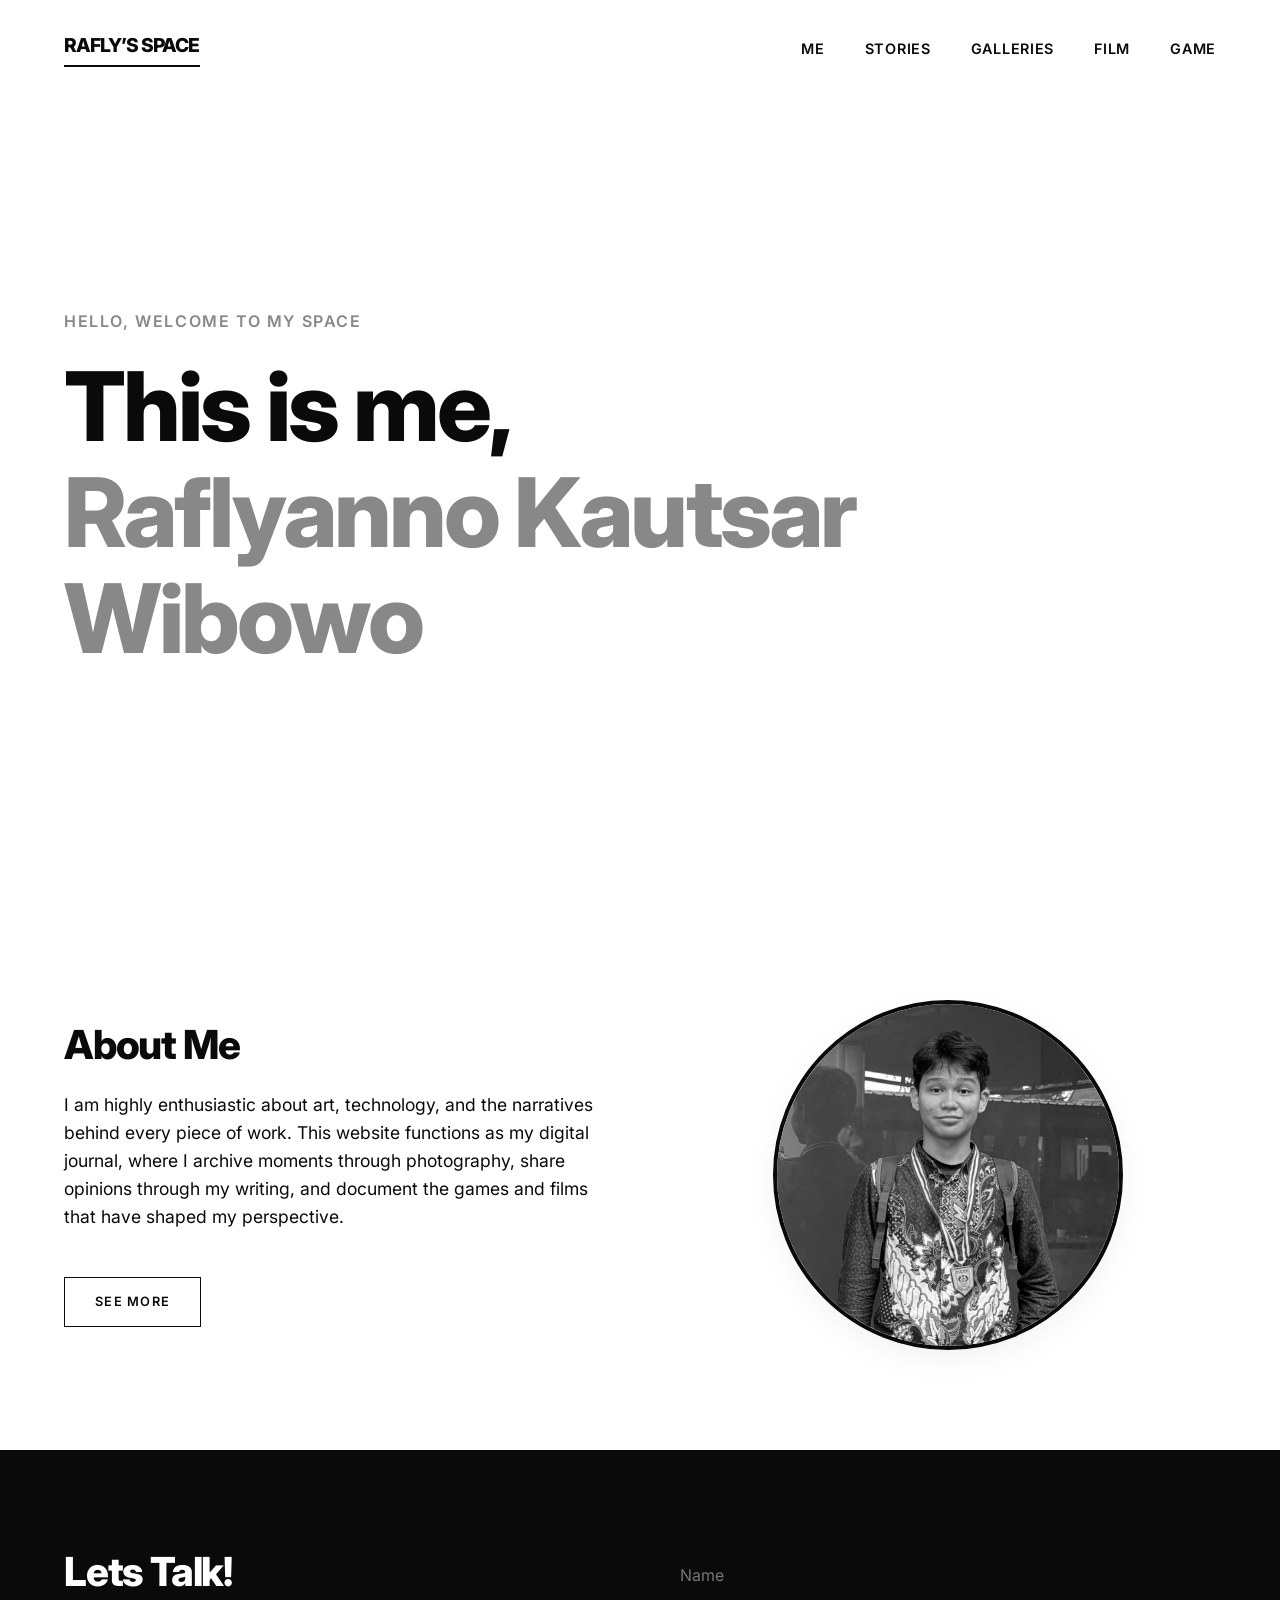
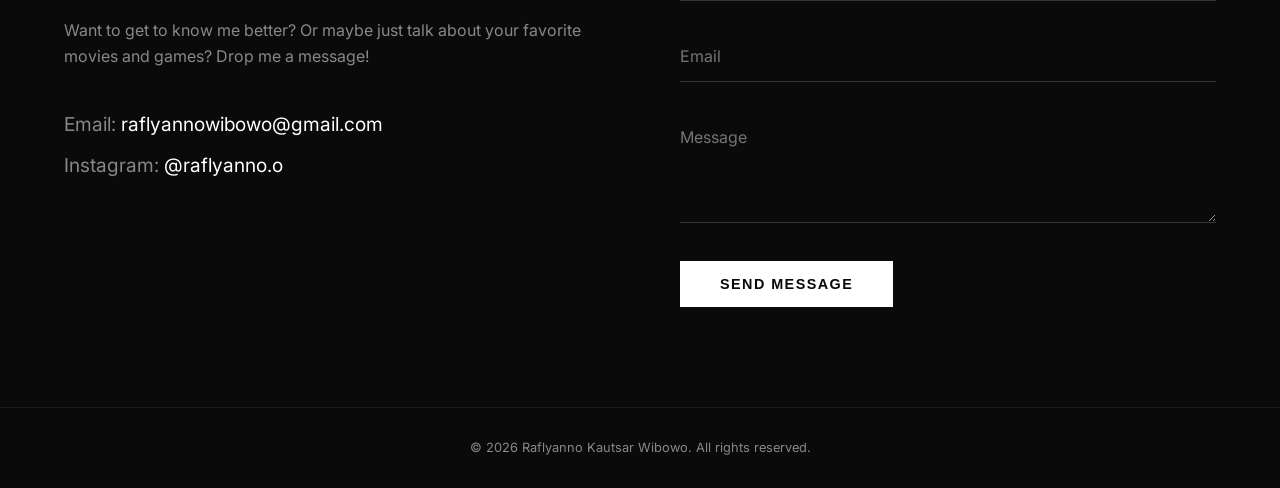
<file: index.html>
<!DOCTYPE html>
<html lang="id">
<head>
    <meta charset="UTF-8">
    <meta name="viewport" content="width=device-width, initial-scale=1.0">
    <title>Rafly’s Space</title>
    <!-- Menggunakan font Inter dari Google Fonts untuk tampilan modern -->
    <link rel="preconnect" href="https://fonts.googleapis.com">
    <link rel="preconnect" href="https://fonts.gstatic.com" crossorigin>
    <link href="https://fonts.googleapis.com/css2?family=Inter:wght@300;400;600;800&display=swap" rel="stylesheet">
    <link rel="stylesheet" href="style.css">
</head>
<body>

    <!-- Navigasi -->
    <nav class="navbar">
        <div class="logo">
            <a href="index.html" class="active-logo">Rafly’s Space</a>
        </div>
        <ul class="nav-links">
            <li><a href="me.html">Me</a></li>
            <li><a href="stories.html">Stories</a></li>
            <li><a href="galleries.html">Galleries</a></li>
            <li><a href="film.html">Film</a></li>
            <li><a href="game.html">Game</a></li>
        </ul>
        <div class="hamburger">
            <span></span>
            <span></span>
        </div>
    </nav>

    <!-- Hero Section -->
    <header class="hero">
        <div class="hero-content">
            <p class="subtitle">Hello, Welcome to my space</p>
            <h1 class="title">This is me, <br><span class="text-gray">Raflyanno Kautsar Wibowo</span></h1>
        </div>
    </header>

    <!-- About Section -->
    <section id="about" class="section">
        <div class="container about-grid">
            <div class="about-text">
                <h2>About Me</h2>
                <p>
                    I am highly enthusiastic about art, technology, and the narratives behind every piece of work. 
                    This website functions as my digital journal, 
                    where I archive moments through photography, share opinions
                     through my writing, and document the games and films that have shaped my perspective.
                </p>
                <a href="me.html" class="btn-explore">See More</a>
            </div>
            <div class="about-image">
    <img src="Rafly.jpeg" alt="Foto Profil Saya">
</div>
        </div>
    </section>

    <!-- Contact Section -->
    <section id="contact" class="section bg-black">
        <div class="container contact-grid">
            <div class="contact-info">
                <h2 class="text-white">Lets Talk!</h2>
                <p class="text-gray">Want to get to know me better? Or maybe just talk about your favorite movies and games? Drop me a message!</p>
                
                <div class="contact-details">
                    <p><span class="text-gray">Email:</span> raflyannowibowo@gmail.com</p>
                    <p><span class="text-gray">Instagram:</span> @raflyanno.o</p>
                </div>
            </div>
            
            <div class="contact-form">
                <form action="#" method="POST">
                    <div class="input-group">
                        <input type="text" id="name" placeholder="Name" required>
                    </div>
                    <div class="input-group">
                        <input type="email" id="email" placeholder="Email" required>
                    </div>
                    <div class="input-group">
                        <textarea id="message" rows="4" placeholder="Message" required></textarea>
                    </div>
                    <button type="submit" class="btn-submit">SEND MESSAGE</button>
                </form>
            </div>
        </div>
    </section>

    <!-- Footer -->
    <footer class="footer">
        <p>&copy; 2026 Raflyanno Kautsar Wibowo. All rights reserved.</p>
    </footer>
<script src="script.js" defer></script>
</body>
</html>
</file>
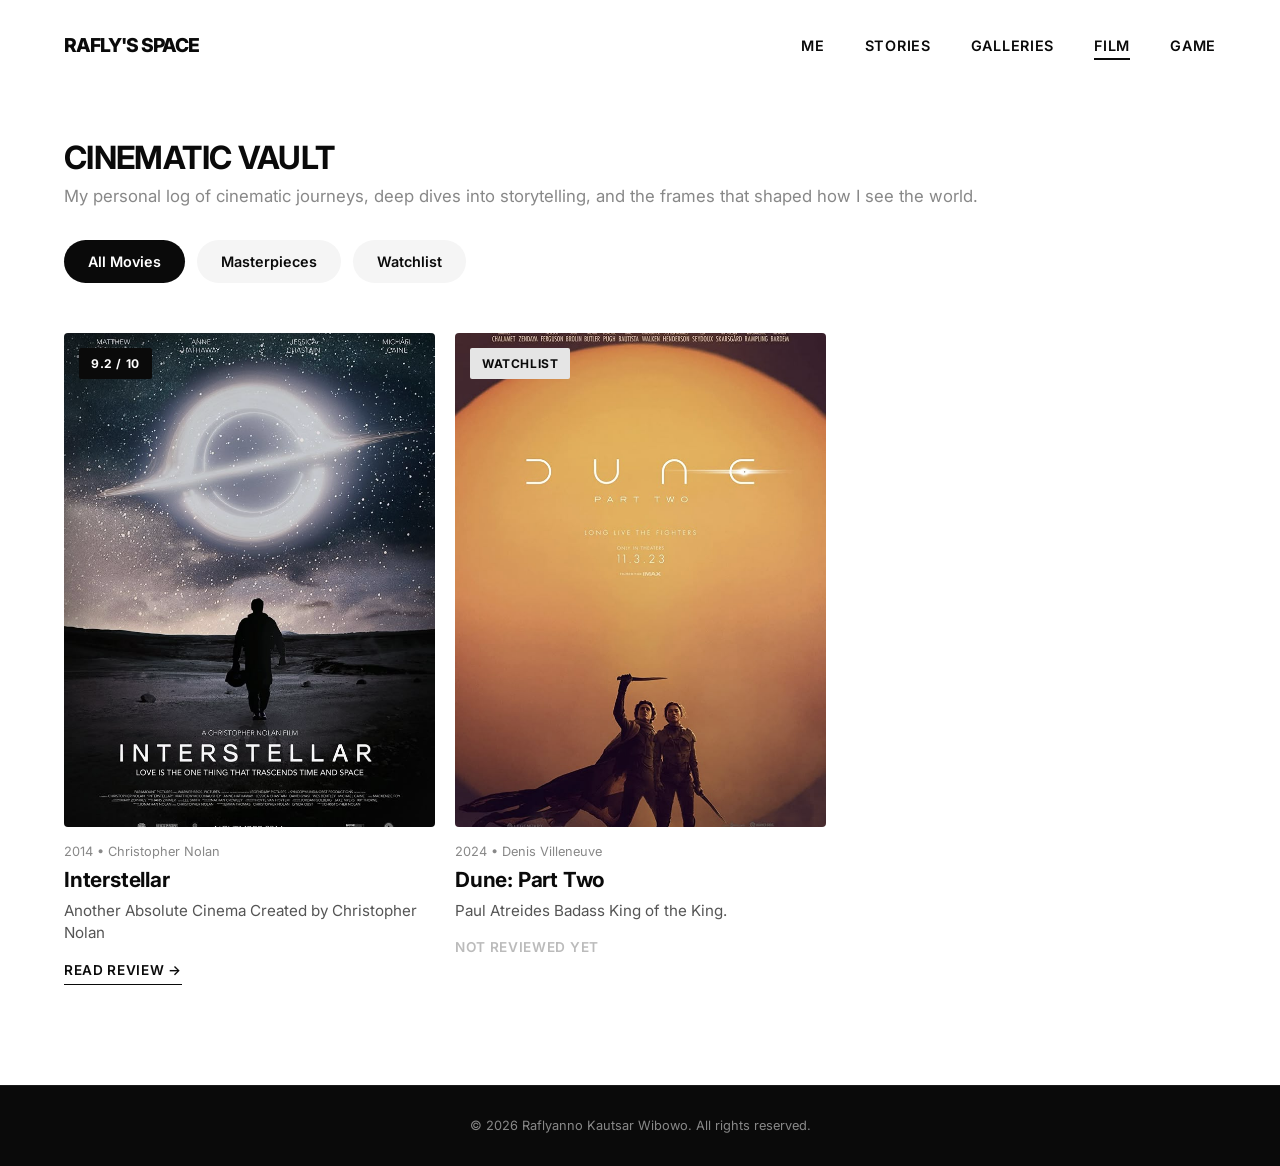
<file: film.html>
<!DOCTYPE html>
<html lang="id">
<head>
    <meta charset="UTF-8">
    <meta name="viewport" content="width=device-width, initial-scale=1.0">
    <title>Film - Rafly's Space</title>
    <link rel="preconnect" href="https://fonts.googleapis.com">
    <link rel="preconnect" href="https://fonts.gstatic.com" crossorigin>
    <link href="https://fonts.googleapis.com/css2?family=Inter:wght@400;600;700;800&display=swap" rel="stylesheet">
    
    <link rel="stylesheet" href="style.css">
    <link rel="stylesheet" href="stylecollection.css">
</head>
<body>

    <nav class="navbar">
        <div class="logo"><a href="index.html">Rafly's Space</a></div>
        <ul class="nav-links">
            <li><a href="me.html">Me</a></li>
            <li><a href="stories.html">Stories</a></li>
            <li><a href="galleries.html">Galleries</a></li>
            <li><a href="film.html" class="active">Film</a></li>
            <li><a href="game.html">Game</a></li>
        </ul>
    </nav>

    <main class="container vault-container">
        
        <div class="vault-intro">
            <h1 class="nike-title">CINEMATIC VAULT</h1>
            <p class="vault-subtitle">My personal log of cinematic journeys, deep dives into storytelling, and the frames that shaped how I see the world.</p>
        </div>

        <input type="radio" id="film-all" name="vault-filter" checked hidden>
        <input type="radio" id="film-masterpiece" name="vault-filter" hidden>
        <input type="radio" id="film-watchlist" name="vault-filter" hidden>

        <div class="filter-pill-group">
            <label for="film-all" class="pill-btn">All Movies</label>
            <label for="film-masterpiece" class="pill-btn">Masterpieces</label>
            <label for="film-watchlist" class="pill-btn">Watchlist</label>
        </div>

        <div class="vault-grid">
            
            <div class="vault-card cat-film-masterpiece">
                <div class="card-media">
                    <img src="Interstellar.jpg" alt="Interstellar">
                    <div class="card-badge score-badge">9.2 / 10</div>
                </div>
                <div class="card-details">
                    <span class="card-meta">2014 &bull; Christopher Nolan</span>
                    <h3 class="card-item-title">Interstellar</h3>
                    <p class="card-brief">Another Absolute Cinema Created by Christopher Nolan</p>
                    <a href="review-interstellar.html" class="card-action-btn">Read Review →</a>
                </div>
            </div>

            <div class="vault-card cat-film-watchlist">
                <div class="card-media">
                    <img src="Dune2.jpg" alt="Dune Part Two">
                    <div class="card-badge status-badge">Watchlist</div>
                </div>
                <div class="card-details">
                    <span class="card-meta">2024 &bull; Denis Villeneuve</span>
                    <h3 class="card-item-title">Dune: Part Two</h3>
                    <p class="card-brief">Paul Atreides Badass King of the King.</p>
                    <span class="card-action-btn disabled">Not Reviewed Yet</span>
                </div>
            </div>

            </div>
    </main>

    <footer class="footer">
        <p>&copy; 2026 Raflyanno Kautsar Wibowo. All rights reserved.</p>
    </footer>

    <script src="script.js" defer></script>
</body>
</html>
</file>
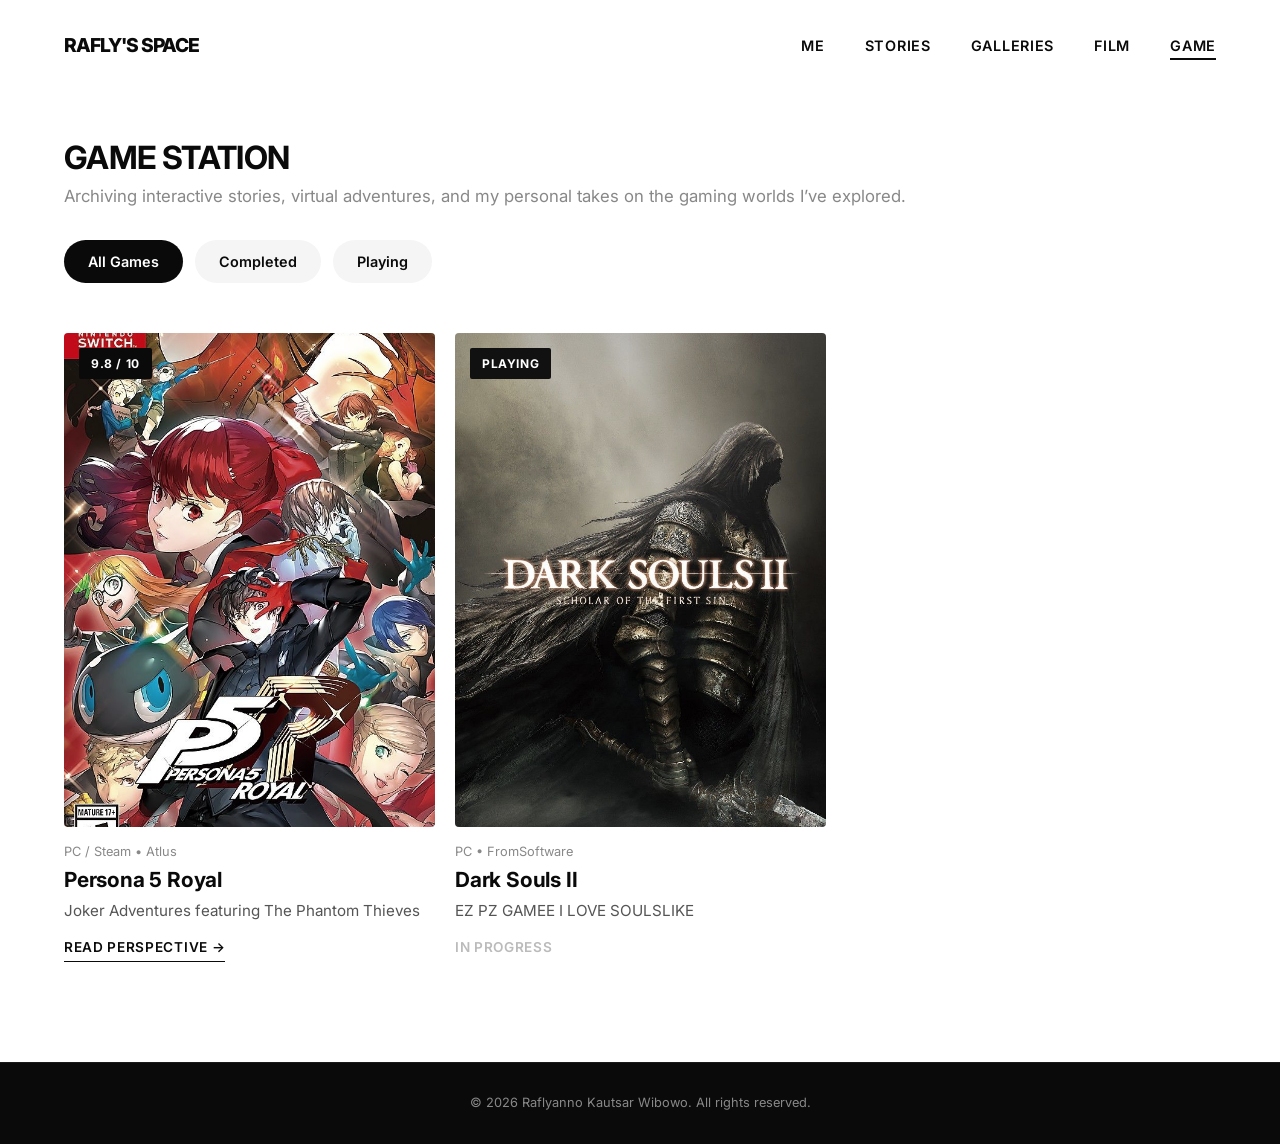
<file: game.html>
<!DOCTYPE html>
<html lang="id">
<head>
    <meta charset="UTF-8">
    <meta name="viewport" content="width=device-width, initial-scale=1.0">
    <title>Game - Rafly's Space</title>
    <link rel="preconnect" href="https://fonts.googleapis.com">
    <link rel="preconnect" href="https://fonts.gstatic.com" crossorigin>
    <link href="https://fonts.googleapis.com/css2?family=Inter:wght@400;600;700;800&display=swap" rel="stylesheet">
    
    <link rel="stylesheet" href="style.css">
    <link rel="stylesheet" href="stylecollection.css">
</head>
<body>

    <nav class="navbar">
        <div class="logo"><a href="index.html">Rafly's Space</a></div>
        <ul class="nav-links">
            <li><a href="me.html">Me</a></li>
            <li><a href="stories.html">Stories</a></li>
            <li><a href="galleries.html">Galleries</a></li>
            <li><a href="film.html">Film</a></li>
            <li><a href="game.html" class="active">Game</a></li>
        </ul>
    </nav>

    <main class="container vault-container">
        
        <div class="vault-intro">
            <h1 class="nike-title">GAME STATION</h1>
            <p class="vault-subtitle">Archiving interactive stories, virtual adventures, and my personal takes on the gaming worlds I’ve explored.</p>
        </div>

        <input type="radio" id="game-all" name="vault-filter" checked hidden>
        <input type="radio" id="game-completed" name="vault-filter" hidden>
        <input type="radio" id="game-playing" name="vault-filter" hidden>

        <div class="filter-pill-group">
            <label for="game-all" class="pill-btn">All Games</label>
            <label for="game-completed" class="pill-btn">Completed</label>
            <label for="game-playing" class="pill-btn">Playing</label>
        </div>

        <div class="vault-grid">
            
            <div class="vault-card cat-game-completed">
                <div class="card-media">
                    <img src="P5R.jpg" alt="P5R">
                    <div class="card-badge score-badge">9.8 / 10</div>
                </div>
                <div class="card-details">
                    <span class="card-meta">PC / Steam &bull; Atlus</span>
                    <h3 class="card-item-title">Persona 5 Royal</h3>
                    <p class="card-brief">Joker Adventures featuring The Phantom Thieves</p>
                    <a href="P5Rreview.html" class="card-action-btn">Read Perspective →</a>
                </div>
            </div>

            <div class="vault-card cat-game-playing">
                <div class="card-media">
                    <img src="DS2.jpg" alt="Dark Souls II">
                    <div class="card-badge status-badge live">Playing</div>
                </div>
                <div class="card-details">
                    <span class="card-meta">PC &bull; FromSoftware</span>
                    <h3 class="card-item-title">Dark Souls II</h3>
                    <p class="card-brief">EZ PZ GAMEE I LOVE SOULSLIKE</p>
                    <span class="card-action-btn disabled">In Progress</span>
                </div>
            </div>

            </div>
    </main>

    <footer class="footer">
        <p>&copy; 2026 Raflyanno Kautsar Wibowo. All rights reserved.</p>
    </footer>

    <script src="script.js" defer></script>
</body>
</html>
</file>
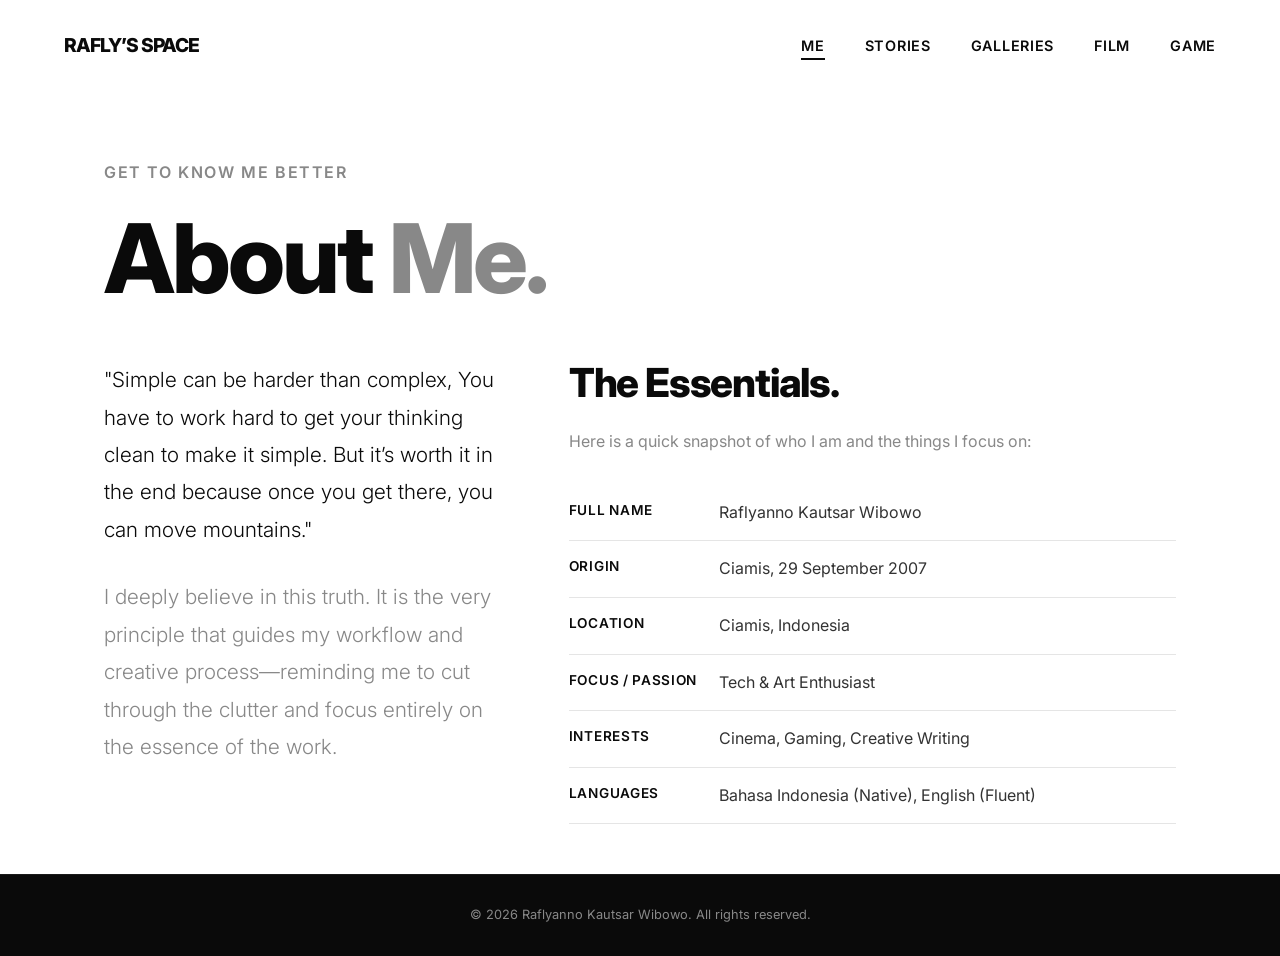
<file: me.html>
<!DOCTYPE html>
<html lang="id">
<head>
    <meta charset="UTF-8">
    <meta name="viewport" content="width=device-width, initial-scale=1.0">
    <title>Me - Biodata Mandiri</title>
    <link rel="preconnect" href="https://fonts.googleapis.com">
    <link rel="preconnect" href="https://fonts.gstatic.com" crossorigin>
    <link href="https://fonts.googleapis.com/css2?family=Inter:wght@300;400;600;800&display=swap" rel="stylesheet">
    <link rel="stylesheet" href="style.css">
    <link rel="stylesheet" href="styleme.css">
</head>
<body>

    <!-- Navigasi -->
<nav class="navbar">
    <div class="logo">
        <!-- Di halaman me.html, logo TIDAK pakai class active -->
        <a href="index.html">Rafly’s Space</a>
    </div>
    <ul class="nav-links">
        <!-- Di halaman me.html, menu Me baru pakai class="active" -->
        <li><a href="me.html" class="active">Me</a></li> 
        <li><a href="stories.html">Stories</a></li>
        <li><a href="galleries.html">Galleries</a></li>
        <li><a href="film.html">Film</a></li>
        <li><a href="game.html">Game</a></li>
    </ul>
    <div class="hamburger">
        <span></span>
        <span></span>
    </div>
</nav>

    <!-- Me Content Section -->
    <main class="container me-hero section">
        <p class="subtitle">GET TO KNOW ME BETTER</p>
        <h1 class="title">About <span class="text-gray">Me.</span></h1>

        <div class="me-grid">
            <!-- Bagian Kiri: Kutipan / Manifesto Personal -->
            <div class="me-left">
                <p style="font-size: 1.3rem; font-weight: 300; line-height: 1.8; margin-bottom: 30px;">
                    "Simple can be harder than complex, You have to work hard to get your thinking clean to make it simple. But it’s worth it in the end because once you get there, you can move mountains."
                </p>
                <p class="text-gray">
                    I deeply believe in this truth. It is the very principle that guides my workflow and creative process—reminding me to cut through the clutter and focus entirely on the essence of the work.
                </p>
            </div>

            <!-- Bagian Kanan: Informasi Biodata Terstruktur -->
            <div class="me-right">
                <h2>The Essentials.</h2>
                <p class="text-gray" style="margin-bottom: 20px;">Here is a quick snapshot of who I am and the things I focus on:</p>
                
                <div class="biodata-list">
                    <div class="biodata-item">
                        <div class="biodata-label">FULL NAME</div>
                        <div class="biodata-value">Raflyanno Kautsar Wibowo</div>
                    </div>
                    <div class="biodata-item">
                        <div class="biodata-label">ORIGIN</div>
                        <div class="biodata-value">Ciamis, 29 September 2007</div>
                    </div>
                    <div class="biodata-item">
                        <div class="biodata-label">LOCATION</div>
                        <div class="biodata-value">Ciamis, Indonesia</div>
                    </div>
                    <div class="biodata-item">
                        <div class="biodata-label">FOCUS / PASSION</div>
                        <div class="biodata-value">Tech & Art Enthusiast</div>
                    </div>
                    <div class="biodata-item">
                        <div class="biodata-label">INTERESTS</div>
                        <div class="biodata-value">Cinema, Gaming, Creative Writing</div>
                    </div>
                    <div class="biodata-item">
                        <div class="biodata-label">LANGUAGES</div>
                        <div class="biodata-value">Bahasa Indonesia (Native), English (Fluent)</div>
                    </div>
                </div>
            </div>
        </div>
    </main>

    <!-- Footer -->
    <footer class="footer">
        <p>&copy; 2026 Raflyanno Kautsar Wibowo. All rights reserved.</p>
    </footer>
<script src="script.js" defer></script>
</body>
</html>
</file>
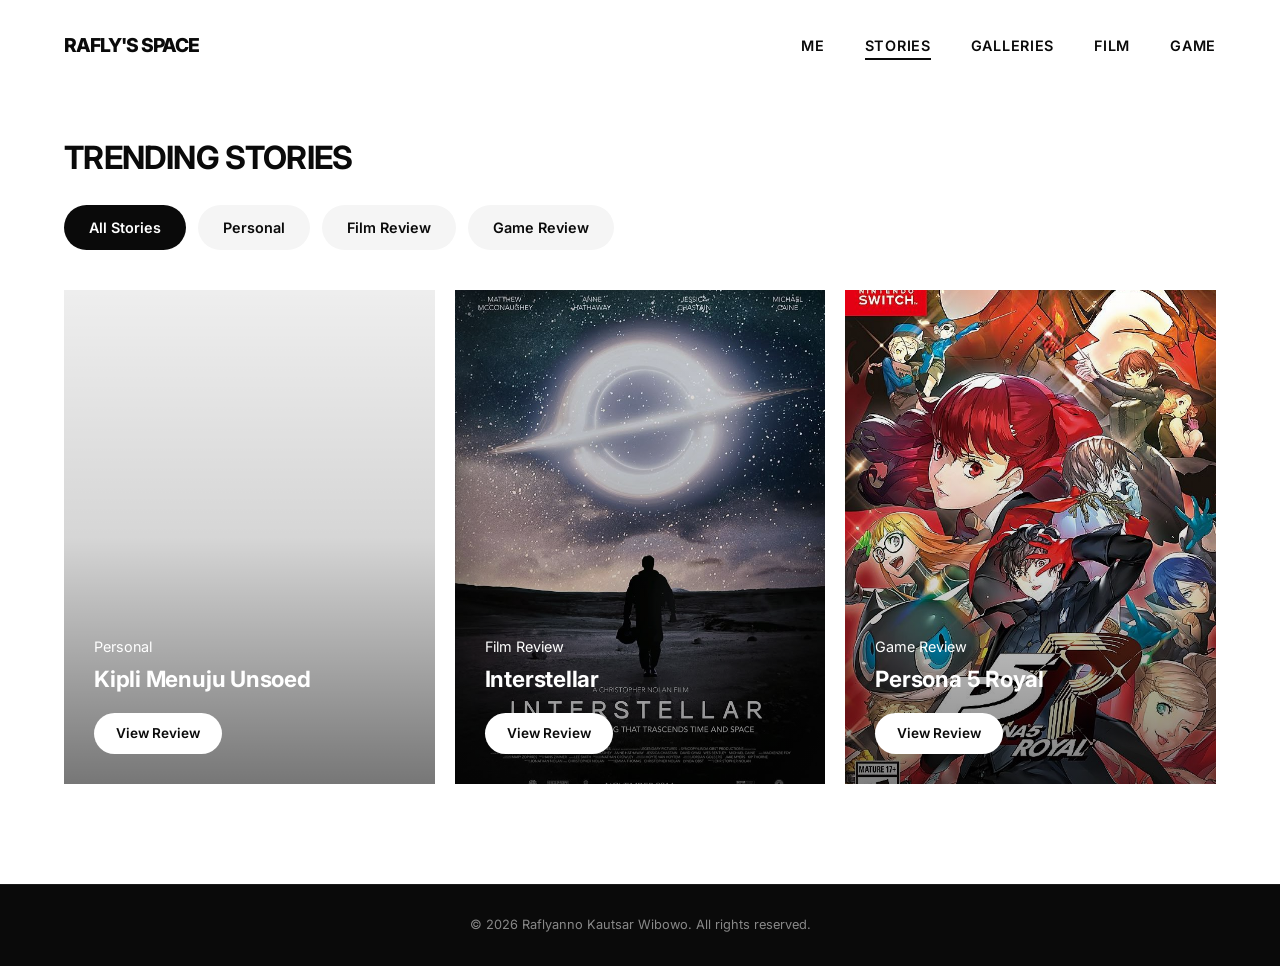
<file: stories.html>
<!DOCTYPE html>
<html lang="id">
<head>
    <meta charset="UTF-8">
    <meta name="viewport" content="width=device-width, initial-scale=1.0">
    <title>Stories - Rafly's Space</title>
    <link rel="preconnect" href="https://fonts.googleapis.com">
    <link rel="preconnect" href="https://fonts.gstatic.com" crossorigin>
    <link href="https://fonts.googleapis.com/css2?family=Inter:wght@400;600;700;800&display=swap" rel="stylesheet">
    
    <link rel="stylesheet" href="style.css">
    <link rel="stylesheet" href="stylestories.css">
</head>
<body>

    <nav class="navbar">
        <div class="logo">
            <a href="index.html">Rafly's Space</a>
        </div>
        <ul class="nav-links">
            <li><a href="me.html">Me</a></li>
            <li><a href="stories.html" class="active">Stories</a></li>
            <li><a href="galleries.html">Galleries</a></li>
            <li><a href="film.html">Film</a></li>
            <li><a href="game.html">Game</a></li>
        </ul>
    </nav>

    <main class="container nike-stories-container">
        
        <div class="stories-intro">
            <h1 class="nike-title">TRENDING STORIES</h1>
        </div>

        <input type="radio" id="tab-all" name="nike-filter" checked hidden>
        <input type="radio" id="tab-personal" name="nike-filter" hidden>
        <input type="radio" id="tab-film" name="nike-filter" hidden>
        <input type="radio" id="tab-game" name="nike-filter" hidden>

        <div class="filter-pill-group">
            <label for="tab-all" class="pill-btn">All Stories</label>
            <label for="tab-personal" class="pill-btn">Personal</label>
            <label for="tab-film" class="pill-btn">Film Review</label>
            <label for="tab-game" class="pill-btn">Game Review</label>
        </div>

        <div class="nike-grid" id="auto-reviews-container">

    <article class="nike-card cat-personal">
        <div class="card-bg" style="background-image: url('https://skuling.id/wp-content/uploads/2024/12/profil-universitas-jenderal-soedirman.png');"></div>
        <div class="card-overlay"></div>
        <div class="card-content">
            <p class="card-tag">Personal</p>
            <h2 class="card-title">Kipli Menuju Unsoed</h2>
            <a href="review-interstellar.html" class="nike-shop-btn">View Review</a>
        </div>
    </article>

        </div>
    </main>

    <footer class="footer">
        <p>&copy; 2026 Raflyanno Kautsar Wibowo. All rights reserved.</p>
    </footer>
<script src="script.js" defer></script>
</body>
</html>
</file>
<file: style.css>
/* --- CSS RESET & VARIABLES --- */
:root {
    --black: #0a0a0a;
    --white: #ffffff;
    --gray: #888888;
    --light-gray: #f5f5f5;
    --border-color: #333333;
}

* {
    margin: 0;
    padding: 0;
    box-sizing: border-box;
}

body {
    font-family: 'Inter', sans-serif;
    background-color: var(--white);
    color: var(--black);
    line-height: 1.6;
    overflow-x: hidden;
}

a {
    text-decoration: none;
    color: inherit;
    transition: color 0.3s ease;
}

ul {
    list-style: none;
}

/* --- TYPOGRAPHY UTILITIES --- */
.text-gray { color: var(--gray); }
.text-white { color: var(--white); }
h1, h2, h3 { font-weight: 800; line-height: 1.1; letter-spacing: -0.03em; }
h2 { font-size: 2.5rem; margin-bottom: 1.5rem; }

.section {
    padding: 100px 5%;
}
.container {
    max-width: 1200px;
    margin: 0 auto;
}

/* --- NAVBAR --- */
.navbar {
    display: flex;
    justify-content: space-between;
    align-items: center;
    padding: 30px 5%;
    position: fixed;
    width: 100%;
    top: 0;
    background-color: rgba(255, 255, 255, 0.9);
    backdrop-filter: blur(10px);
    z-index: 1000;
}

.logo a {
    font-size: 1.2rem;
    font-weight: 800;
    letter-spacing: -0.05em;
    text-transform: uppercase;
}

.nav-links {
    display: flex;
    gap: 40px;
}

.nav-links a {
    font-size: 0.9rem;
    font-weight: 600;
    text-transform: uppercase;
    letter-spacing: 0.05em;
}

.nav-links a:hover {
    color: var(--gray);
}

.hamburger { display: none; } /* Hanya untuk mobile nanti */

/* --- HERO SECTION --- */
.hero {
    height: 100vh;
    display: flex;
    align-items: center;
    padding: 0 5%;
    padding-top: 80px;
}

.subtitle {
    font-size: 1rem;
    text-transform: uppercase;
    letter-spacing: 0.1em;
    color: var(--gray);
    margin-bottom: 20px;
    font-weight: 600;
}

.title {
    font-size: clamp(3rem, 8vw, 6rem);
}

/* --- ABOUT SECTION --- */
.about-grid {
    display: grid;
    grid-template-columns: 1fr 1fr;
    gap: 80px;
    align-items: center;
}

.about-text p {
    font-size: 1.1rem;
    margin-bottom: 20px;
}

.image-placeholder {
    width: 100%;
    aspect-ratio: 4/5;
    background-color: var(--light-gray);
    display: flex;
    justify-content: center;
    align-items: center;
    color: var(--gray);
    font-weight: 600;
    letter-spacing: 0.1em;
}

/* --- CONTACT SECTION --- */
.bg-black {
    background-color: var(--black);
    color: var(--white);
}

.contact-grid {
    display: grid;
    grid-template-columns: 1fr 1fr;
    gap: 80px;
}

.contact-details {
    margin-top: 40px;
}

.contact-details p {
    font-size: 1.2rem;
    margin-bottom: 10px;
}

/* Form Minimalis */
.input-group {
    margin-bottom: 30px;
}

input, textarea {
    width: 100%;
    background: transparent;
    border: none;
    border-bottom: 1px solid var(--border-color);
    padding: 15px 0;
    color: var(--white);
    font-size: 1rem;
    font-family: inherit;
    transition: border-color 0.3s ease;
}

input:focus, textarea:focus {
    outline: none;
    border-bottom: 1px solid var(--white);
}

.btn-submit {
    background-color: var(--white);
    color: var(--black);
    border: none;
    padding: 15px 40px;
    font-size: 0.9rem;
    font-weight: 600;
    letter-spacing: 0.1em;
    cursor: pointer;
    transition: background-color 0.3s ease, color 0.3s ease;
}

.btn-submit:hover {
    background-color: var(--gray);
    color: var(--white);
}

/* --- FOOTER --- */
.footer {
    text-align: center;
    padding: 30px 5%;
    font-size: 0.8rem;
    color: var(--gray);
    background-color: var(--black);
    border-top: 1px solid #1a1a1a;
}

/* --- RESPONSIVE MOBILE --- */
@media (max-width: 768px) {
    .nav-links { display: none; } /* Nav link disembunyikan di mobile untuk kesederhanaan saat ini */
    
    .about-grid, .contact-grid {
        grid-template-columns: 1fr;
        gap: 40px;
    }
}

/* Kotak pembungkus dibuat bulat sempurna */
.about-image {
    width: 350px;              /* Tentukan lebar lingkaran */
    height: 350px;             /* Tinggi HARUS SAMA dengan lebar agar bulat, bukan oval */
    border-radius: 50%;        /* Mengubah kotak menjadi lingkaran murni */
    overflow: hidden;          /* Memotong bagian gambar yang keluar dari lingkaran */
    border: 4px solid var(--black); /* Bingkai hitam minimalis ala Nike */
    box-shadow: 0 10px 30px rgba(0, 0, 0, 0.05); /* Bayangan halus agar estetik */
    margin: 0 auto;            /* Otomatis di tengah jika layar mengecil */
}

/* Pengaturan gambar di dalam lingkaran */
.about-image img {
    width: 100%;
    height: 100%;
    object-fit: cover;         /* Memastikan foto tidak gepeng dan terpotong rapi */
    object-position: center;   /* Fokus foto tetap di tengah */
    filter: grayscale(100%);   /* Efek hitam-putih estetik */
    transition: transform 0.5s ease, filter 0.5s ease;
}

/* Efek interaktif saat kursor menyentuh foto */
.about-image:hover img {
    filter: grayscale(0%);     /* Warna foto muncul kembali */
    transform: scale(1.05);    /* Foto sedikit membesar (zoom-in halus) */
}

/* --- TOMBOL EKSPLORASI BARU (STYLE NIKE MINIMALIS) --- */
.btn-explore {
    display: inline-block;
    margin-top: 25px;
    padding: 14px 30px;
    border: 1px solid var(--black);
    background-color: transparent;
    color: var(--black);
    font-size: 0.8rem;
    font-weight: 600;
    text-transform: uppercase;
    letter-spacing: 0.1em;
    transition: all 0.3s ease;
}

.btn-explore:hover {
    background-color: var(--black);
    color: var(--white);
}

/* Garis bawah untuk menu navbar yang sedang aktif */
.nav-links a.active {
    border-bottom: 2px solid var(--black);
    padding-bottom: 4px;
}

/* Garis bawah khusus untuk LOGO di pojok kiri atas saat aktif */
.logo a.active-logo {
    border-bottom: 2px solid var(--black);
    padding-bottom: 4px;
    display: inline-block; /* Memastikan garis pas di bawah teks logo */
}

/* --- AMBIENCE & MICRO-INTERACTIONS --- */

/* 1. Desain Bar Indikator Membaca (Muncul di paling atas layar saat scroll) */
.reading-progress-bar {
    position: fixed;
    top: 0;
    left: 0;
    height: 3px;
    background: #111; /* Berwarna hitam pekat konsisten dengan tema minimalis */
    width: 0%;
    z-index: 9999;
    transition: width 0.1s linear;
}

/* 2. Setup Efek Senter di Dalam Kartu Nike */
.nike-card::before {
    content: '';
    position: absolute;
    top: 0;
    left: 0;
    right: 0;
    bottom: 0;
    /* Membuat pendaran cahaya melingkar yang transparan mengikuti koordinat mouse */
    background: radial-gradient(600px circle at var(--mouse-x, 0px) var(--mouse-y, 0px), rgba(255, 255, 255, 0.18), transparent 40%);
    z-index: 2;
    pointer-events: none; /* Kursor tidak terhambat oleh lapisan efek */
    opacity: 0;
    transition: opacity 0.4s ease;
}

/* Senter menyala hanya saat kartu disentuh kursor */
.nike-card:hover::before {
    opacity: 1;
}

/* 3. Animasi Kursor Berkedip ala Mesin Tik */
.typing-text::after {
    content: '|';
    animation: blink 0.7s infinite;
    margin-left: 2px;
    font-weight: 300;
}

@keyframes blink {
    0%, 100% { opacity: 1; }
    50% { opacity: 0; }
}

/* ========================================================
   CSS PENYELAMAT: FIX NAVBAR MOBILE HILANG
   ======================================================== */

@media (max-width: 768px) {
    /* 1. Paksa kontainer utama navbar untuk SELALU MUNCUL di HP */
    .navbar {
        display: flex !important; /* Memaksa navbar tidak tersembunyi */
        position: fixed !important;
        top: 0 !important;
        left: 0 !important;
        width: 100% !important;
        height: 70px !important; /* Mengunci tinggi navbar di HP */
        background-color: #ffffff !important; /* Memaksa latar belakang putih */
        justify-content: space-between !important;
        align-items: center !important;
        padding: 0 24px !important;
        box-sizing: border-box !important;
        z-index: 9999 !important;
        border-bottom: 1px solid #eee !important;
    }

    /* 2. Pastikan teks Logo "Rafly's Space" berwarna hitam pekat */
    .navbar .logo a {
        color: #111111 !important;
        font-visible: linear;
        display: block !important;
        z-index: 10001 !important;
    }

    /* 3. Paksa Tombol Hamburger Muncul di Pojok Kanan Atas */
    .hamburger {
        display: flex !important; /* Mencegah hamburger ikut tersembunyi */
        flex-direction: column !important;
        justify-content: space-between !important;
        width: 24px !important;
        height: 16px !important;
        cursor: pointer !important;
        z-index: 10001 !important; /* Lapisan di atas menu overlay */
    }

    /* Garis pembuat simbol hamburger */
    .hamburger span {
        display: block !important;
        width: 100% !important;
        height: 2px !important;
        background-color: #111111 !important; /* Warna hitam pekat agar kontras */
        transition: all 0.3s ease-in-out !important;
    }

    /* 4. Menu Overlay yang Meluncur Turun */
    .nav-links {
        display: flex !important;
        flex-direction: column !important;
        justify-content: center !important;
        align-items: center !important;
        position: fixed !important;
        top: -100vh !important; /* Bersembunyi di atas sebelum diklik */
        left: 0 !important;
        width: 100% !important;
        height: 100vh !important;
        background-color: #ffffff !important;
        gap: 30px !important;
        transition: top 0.4s cubic-bezier(0.25, 1, 0.5, 1) !important;
        z-index: 9998 !important;
        padding: 0 !important;
        margin: 0 !important;
    }

    /* Tampilkan menu saat berstatus aktif (diklik) */
    .nav-links.active {
        top: 0 !important;
    }

    .nav-links a {
        color: #111111 !important;
        font-size: 1.3rem !important;
        font-weight: 700 !important;
        text-transform: uppercase !important;
    }

    /* 5. Animasi Garis Hamburger Menjadi Silang (X) */
    .hamburger.active span:nth-child(1) {
        transform: translateY(7px) rotate(45deg) !important;
    }
    .hamburger.active span:nth-child(2) {
        opacity: 0 !important;
        transform: translateX(-10px) !important;
    }
    .hamburger.active span:nth-child(3) {
        transform: translateY(-7px) rotate(-45deg) !important;
    }
}

/* Memastikan tombol hamburger tersembunyi total saat di PC/Laptop */
@media (min-width: 769px) {
    .hamburger {
        display: none !important;
    }
}
</file>
<file: stylecollection.css>
/* --- CONTAINER UTAMA --- */
.vault-container {
    padding-top: 140px;
    padding-bottom: 100px;
    width: 90%;
    max-width: 1400px;
    margin: 0 auto;
}

.vault-intro {
    margin-bottom: 30px;
}

.nike-title {
    font-size: 2rem;
    font-weight: 700;
    letter-spacing: -0.02em;
    text-transform: uppercase;
}

.vault-subtitle {
    font-size: 1.05rem;
    color: var(--gray);
    margin-top: 8px;
}

/* --- TOMBOL FILTER (NIKE PILL LOOK) --- */
.filter-pill-group {
    display: flex;
    gap: 12px;
    margin-bottom: 50px;
    flex-wrap: wrap;
}

.pill-btn {
    display: inline-block;
    padding: 10px 24px;
    background-color: #f5f5f5;
    color: var(--black);
    border-radius: 30px;
    font-size: 0.9rem;
    font-weight: 600;
    cursor: pointer;
    transition: all 0.2s ease;
}

/* Logika Tombol Aktif Film & Game */
#film-all:checked ~ .filter-pill-group label[for="film-all"],
#film-masterpiece:checked ~ .filter-pill-group label[for="film-masterpiece"],
#film-watchlist:checked ~ .filter-pill-group label[for="film-watchlist"],
#game-all:checked ~ .filter-pill-group label[for="game-all"],
#game-completed:checked ~ .filter-pill-group label[for="game-completed"],
#game-playing:checked ~ .filter-pill-group label[for="game-playing"] {
    background-color: var(--black);
    color: var(--white);
}

/* Logika Filter Sembunyi-Muncul Otomatis */
#film-masterpiece:checked ~ .vault-grid .vault-card:not(.cat-film-masterpiece),
#film-watchlist:checked ~ .vault-grid .vault-card:not(.cat-film-watchlist),
#game-completed:checked ~ .vault-grid .vault-card:not(.cat-game-completed),
#game-playing:checked ~ .vault-grid .vault-card:not(.cat-game-playing) {
    display: none;
}

/* --- VAULT GRID SYSTEM (3 KOLOM) --- */
.vault-grid {
    display: grid;
    grid-template-columns: repeat(3, 1fr);
    gap: 30px 20px; /* Jarak vertikal sedikit lebih renggang */
}

/* --- STRUKTUR KARTU KATALOG --- */
.vault-card {
    display: flex;
    flex-direction: column;
    background: transparent;
}

/* Bagian Media (Foto Poster) */
.card-media {
    position: relative;
    width: 100%;
    aspect-ratio: 3 / 4; /* Rasio kotak poster premium tegak */
    background-color: #f0f0f0;
    overflow: hidden;
    border-radius: 4px;
    margin-bottom: 15px;
}

.card-media img {
    width: 100%;
    height: 100%;
    object-fit: cover;
    filter: grayscale(20%); /* Sentuhan desaturasi khas Rafly's Space */
    transition: transform 0.6s cubic-bezier(0.25, 1, 0.5, 1), filter 0.6s ease;
}

.vault-card:hover .card-media img {
    transform: scale(1.03);
    filter: grayscale(0%);
}

/* Komponen Badge Nilai / Status di Atas Foto */
.card-badge {
    position: absolute;
    top: 15px;
    left: 15px;
    padding: 6px 12px;
    font-size: 0.75rem;
    font-weight: 700;
    text-transform: uppercase;
    letter-spacing: 0.05em;
    border-radius: 2px;
}

.score-badge {
    background-color: var(--black);
    color: var(--white);
}

.status-badge {
    background-color: #e5e5e5;
    color: var(--black);
}

.status-badge.live {
    background-color: #111;
    color: #fff;
}

/* Detail Teks Di Bawah Foto */
.card-details {
    display: flex;
    flex-direction: column;
    align-items: flex-start;
}

.card-meta {
    font-size: 0.8rem;
    color: var(--gray);
    margin-bottom: 6px;
}

.card-item-title {
    font-size: 1.3rem;
    font-weight: 700;
    color: var(--black);
    margin-bottom: 8px;
    letter-spacing: -0.01em;
}

.card-brief {
    font-size: 0.95rem;
    color: #555;
    line-height: 1.5;
    margin-bottom: 15px;
}

/* Tombol Aksi Tautan Ke Review */
.card-action-btn {
    font-size: 0.85rem;
    font-weight: 600;
    text-transform: uppercase;
    letter-spacing: 0.05em;
    color: var(--black);
    border-bottom: 1px solid var(--black);
    padding-bottom: 2px;
    transition: color 0.2s ease, border-color 0.2s ease;
    text-decoration: none;
}

.card-action-btn:hover {
    color: var(--gray);
    border-color: var(--gray);
}

.card-action-btn.disabled {
    color: #bbb;
    border-bottom: none;
    cursor: default;
}

/* --- RESPONSIFITAS MOBILE --- */
@media (max-width: 960px) {
    .vault-grid {
        grid-template-columns: repeat(2, 1fr); /* Tablet jadi 2 kolom */
    }
}

@media (max-width: 600px) {
    .vault-grid {
        grid-template-columns: 1fr; /* HP jadi 1 kolom lurus vertikal */
        gap: 40px;
    }
    .nike-title { font-size: 1.6rem; }
}

/* --- ANIMASI PENDUKUNG JAVASCRIPT KOLEKSI --- */

/* Pengaturan Dasar 3D pada Poster */
.card-media {
    transform-style: preserve-3d;
    will-change: transform;
    transition: transform 0.15s ease-out; /* Kecepatan balik poster ke posisi semula */
}

/* Memastikan gambar di dalam poster mengikuti rotasi wadah */
.card-media img {
    pointer-events: none; /* Mencegah bug kursor mendeteksi gambar secara terpisah */
}

/* Animasi Mengalir (Fade-in) saat Tombol Filter Diklik */
.vault-card {
    will-change: transform, opacity;
    transition: opacity 0.5s cubic-bezier(0.25, 1, 0.5, 1), 
                transform 0.5s cubic-bezier(0.25, 1, 0.5, 1);
}
</file>
<file: styleme.css>
/* --- STYLE KHUSUS HALAMAN ME (BIODATA) --- */
.me-hero {
    padding-top: 160px;
    padding-bottom: 50px;
}

.me-grid {
    display: grid;
    grid-template-columns: 1fr 1.5fr;
    gap: 60px;
    margin-top: 50px;
}

.me-left p {
    font-size: 1.3rem;
    font-weight: 300;
    line-height: 1.8;
    margin-bottom: 30px;
}

.biodata-list {
    margin-top: 30px;
}

.biodata-item {
    display: flex;
    padding: 15px 0;
    border-bottom: 1px solid #e5e5e5;
    font-size: 1rem;
}

.biodata-label {
    width: 150px;
    font-weight: 600;
    text-transform: uppercase;
    font-size: 0.85rem;
    letter-spacing: 0.05em;
}

.biodata-value {
    color: #333;
    flex: 1;
}

/* --- RESPONSIVE KHUSUS HALAMAN ME --- */
@media (max-width: 768px) {
    .me-grid {
        grid-template-columns: 1fr;
        gap: 40px;
        margin-top: 30px;
    }
}
</file>
<file: stylestories.css>
/* --- CONTAINER UTAMA --- */
.nike-stories-container {
    padding-top: 140px;
    padding-bottom: 100px;
    width: 90%;
    max-width: 1400px;
    margin: 0 auto;
}

.stories-intro {
    margin-bottom: 30px;
}

.nike-title {
    font-size: 2rem;
    font-weight: 700;
    letter-spacing: -0.02em;
    text-transform: uppercase;
    font-family: 'Inter', sans-serif;
}

/* --- TOMBOL FILTER (NIKE PILL BUTTONS) --- */
.filter-pill-group {
    display: flex;
    gap: 12px;
    margin-bottom: 40px;
    flex-wrap: wrap;
}

.pill-btn {
    display: inline-block;
    padding: 10px 24px;
    background-color: #f5f5f5;
    color: var(--black);
    border-radius: 30px; /* Membuat bentuk kapsul murni */
    font-size: 0.9rem;
    font-weight: 600;
    cursor: pointer;
    transition: all 0.2s ease-in-out;
    border: 1px solid transparent;
}

.pill-btn:hover {
    background-color: #e5e5e5;
}

/* LOGIKA FILTER CSS MURNI (Efek tombol menyala hitam saat aktif) */
#tab-all:checked ~ .filter-pill-group label[for="tab-all"],
#tab-personal:checked ~ .filter-pill-group label[for="tab-personal"],
#tab-film:checked ~ .filter-pill-group label[for="tab-film"],
#tab-game:checked ~ .filter-pill-group label[for="tab-game"] {
    background-color: var(--black);
    color: var(--white);
}

/* LOGIKA MENYEMBUNYIKAN KARTU SESUAI KATEGORI */
#tab-personal:checked ~ .nike-grid .nike-card:not(.cat-personal),
#tab-film:checked ~ .nike-grid .nike-card:not(.cat-film),
#tab-game:checked ~ .nike-grid .nike-card:not(.cat-game) {
    display: none;
}

/* --- NIKE GRID LAYOUT (3 KOLOM) --- */
.nike-grid {
    display: grid;
    grid-template-columns: repeat(3, 1fr);
    gap: 20px;
}

/* --- STRUKTUR KARTU --- */
.nike-card {
    position: relative;
    aspect-ratio: 3 / 4; /* Rasio kotak tegak presisi mirip foto katalog Nike */
    background-color: #eee;
    overflow: hidden;
    cursor: pointer;
}

/* Gambar latar belakang kartu */
.card-bg {
    width: 100%;
    height: 100%;
    background-size: cover;
    background-position: center;
    transition: transform 0.6s cubic-bezier(0.25, 1, 0.5, 1);
}

/* Efek zoom gambar halus saat kartu diarahkan kursor */
.nike-card:hover .card-bg {
    transform: scale(1.04);
}

/* Lapisan hitam transparan agar tulisan putih selalu kontras dan terbaca */
.card-overlay {
    position: absolute;
    top: 0;
    left: 0;
    width: 100%;
    height: 100%;
    background: linear-gradient(to top, rgba(0,0,0,0.5) 0%, rgba(0,0,0,0.1) 50%, rgba(0,0,0,0) 100%);
}

/* Pembungkus teks di dalam kartu (Menempel di kiri bawah) */
.card-content {
    position: absolute;
    bottom: 0;
    left: 0;
    width: 100%;
    padding: 30px;
    color: var(--white);
    display: flex;
    flex-direction: column;
    align-items: flex-start;
}

.card-tag {
    font-size: 0.9rem;
    font-weight: 400;
    margin-bottom: 8px;
}

.card-title {
    font-size: 1.4rem;
    font-weight: 700;
    line-height: 1.2;
    margin-bottom: 20px;
    letter-spacing: -0.01em;
}

/* TOMBOL OVAL PUTIH (Adukan Gaya dari Tombol "Shop" Nike) */
.nike-shop-btn {
    display: inline-block;
    padding: 10px 22px;
    background-color: var(--white);
    color: var(--black);
    border-radius: 30px;
    font-size: 0.85rem;
    font-weight: 600;
    cursor: pointer;
    transition: opacity 0.2s ease;
}

.nike-shop-btn:hover {
    opacity: 0.85;
}

/* --- LAYOUT MOBILE RESPONSIVE --- */
@media (max-width: 900px) {
    .nike-grid {
        grid-template-columns: repeat(2, 1fr); /* Layar tablet menjadi 2 kolom */
    }
}

@media (max-width: 600px) {
    .nike-grid {
        grid-template-columns: 1fr; /* Layar HP menjadi 1 kolom penuh vertikal */
    }
    .nike-title {
        font-size: 1.6rem;
    }
    .card-content {
        padding: 20px;
    }
}
</file>
